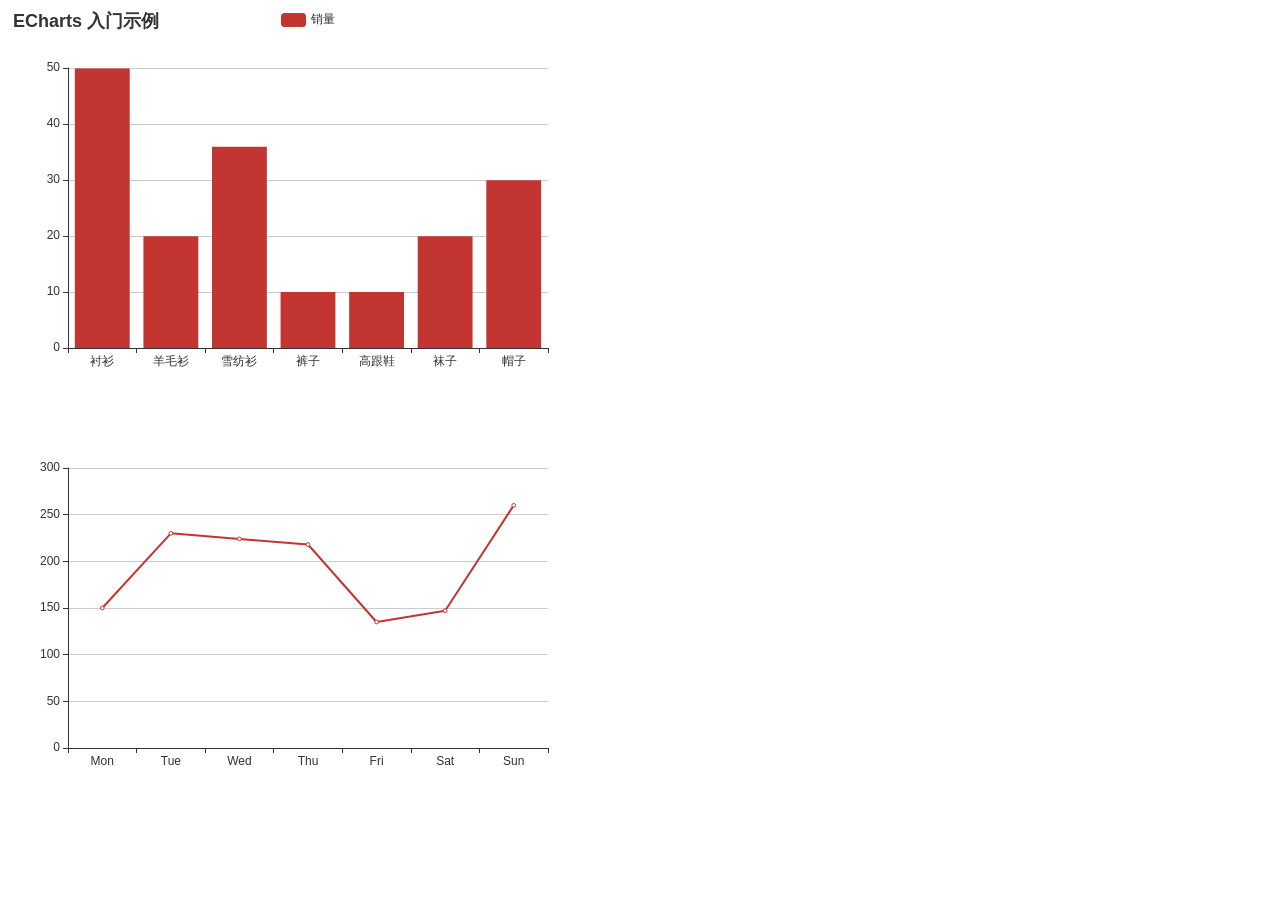
<file: templates/test.html>
<!DOCTYPE html>
<html lang="en">
<head>
    <meta charset="UTF-8">
    <title>Title</title>
    <script src="../static/js/echarts.min.js"></script>
</head>
<body>
 <div id="main" style="width: 600px;height:400px;"></div>
  <div id="main1" style="width: 600px;height:400px;"></div>
<script type="text/javascript">
      // 基于准备好的dom，初始化echarts实例
      var myChart = echarts.init(document.getElementById('main'));

      // 指定图表的配置项和数据
      var option = {
        title: {
          text: 'ECharts 入门示例'
        },
        tooltip: {},
        legend: {
          data: ['销量']
        },
        xAxis: {
          data: ['衬衫', '羊毛衫', '雪纺衫', '裤子', '高跟鞋', '袜子','帽子']
        },
        yAxis: {},
        series: [
          {
            name: '销量',
            type: 'bar',
            data: [50, 20, 36, 10, 10, 20,30]
          }
        ]
      };

      // 使用刚指定的配置项和数据显示图表。
      myChart.setOption(option);
    </script>
<script type="text/javascript">
      // 基于准备好的dom，初始化echarts实例
      var myChart1 = echarts.init(document.getElementById('main1'));
option1 = {
  xAxis: {
    type: 'category',
    data: ['Mon', 'Tue', 'Wed', 'Thu', 'Fri', 'Sat', 'Sun']
  },
  yAxis: {
    type: 'value'
  },
  series: [
    {
      data: [150, 230, 224, 218, 135, 147, 260],
      type: 'line'
    }
  ]
};


      // 使用刚指定的配置项和数据显示图表。
      myChart1.setOption(option1);
    </script>
</body>
</html>
</file>
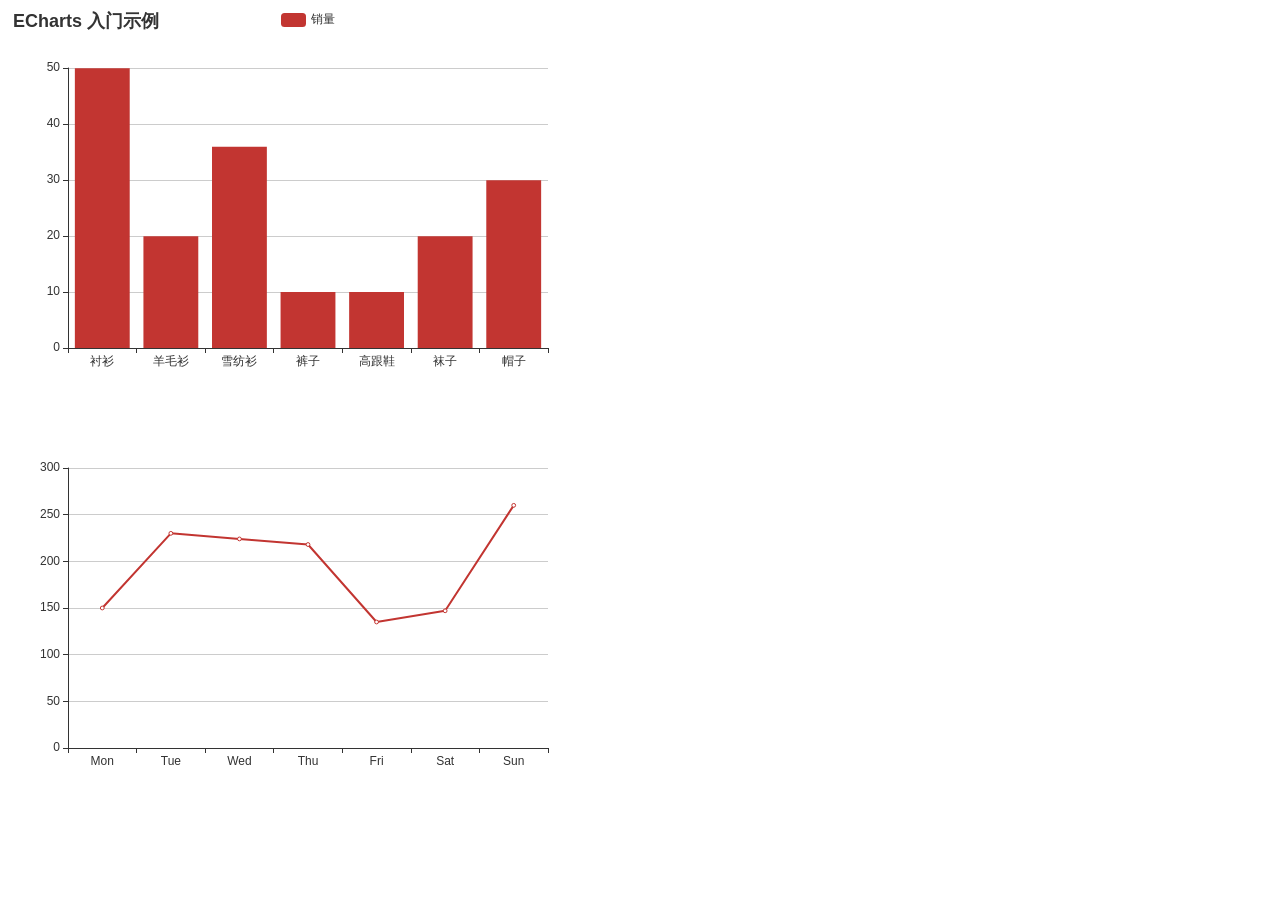
<file: templates/test1.html>
<!DOCTYPE html>
<html lang="en">
<head>
    <meta charset="UTF-8">
    <title>Title</title>
      <script src="../static/js/echarts.min.js"></script>
</head>
<body>
 <div id="main" style="width: 600px;height:400px;"></div>
  <div id="main1" style="width: 600px;height:400px;"></div>
<script src="../static/js/myjs1.js"></script>
<script src="../static/js/myjs2.js"></script>

</body>
</html>
</file>
